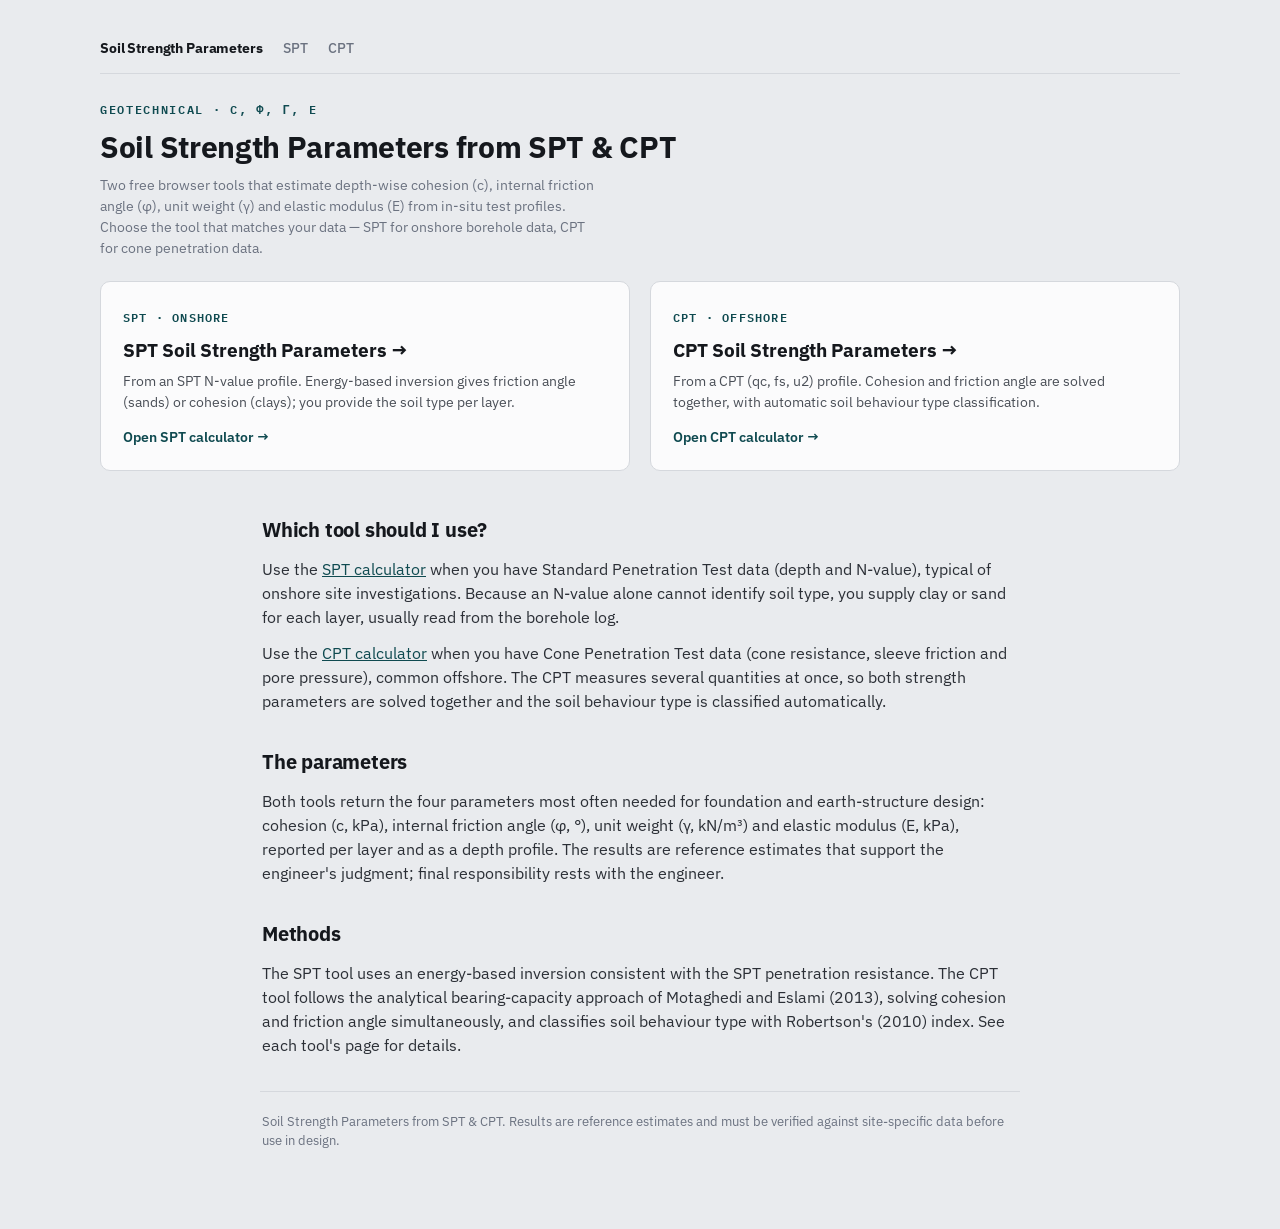
<file: index.html>
<!doctype html>
<html lang="en">
<head>
<meta charset="utf-8">
<meta name="viewport" content="width=device-width, initial-scale=1">
<title>Soil Strength Parameters from SPT &amp; CPT — Geotechnical Calculators</title>
<meta name="description" content="Free browser tools that estimate soil strength parameters — cohesion (c), friction angle (φ), unit weight (γ), elastic modulus (E) — from SPT N-value or CPT (qc, fs, u2) profiles, with CPT soil behaviour type classification.">
<meta name="keywords" content="soil strength parameters, geotechnical design parameters, SPT calculator, CPT calculator, cohesion friction angle unit weight elastic modulus">
<link rel="canonical" href="https://soil-strength-tools.pages.dev/">
<meta property="og:type" content="website">
<meta property="og:title" content="Soil Strength Parameters from SPT & CPT">
<meta property="og:description" content="Estimate cohesion, friction angle, unit weight and elastic modulus from SPT or CPT profiles.">
<meta property="og:url" content="https://soil-strength-tools.pages.dev/">
<meta name="twitter:card" content="summary">
<script type="application/ld+json">
{"@context":"https://schema.org","@type":"ItemList","name":"Soil strength parameter calculators","itemListElement":[
{"@type":"ListItem","position":1,"name":"SPT Soil Strength Parameters Calculator","url":"https://soil-strength-tools.pages.dev/spt.html"},
{"@type":"ListItem","position":2,"name":"CPT Soil Strength Parameters Calculator","url":"https://soil-strength-tools.pages.dev/cpt.html"}
]}
</script>
<link rel="preconnect" href="https://fonts.googleapis.com">
<link rel="preconnect" href="https://fonts.gstatic.com" crossorigin>
<link href="https://fonts.googleapis.com/css2?family=IBM+Plex+Mono:wght@400;500;600&family=IBM+Plex+Sans:wght@400;500;600;700&display=swap" rel="stylesheet">
<link rel="stylesheet" href="./styles.css?v=12">
</head>
<body>
<nav class="nav">
  <a class="brand" href="./index.html">Soil Strength Parameters</a>
  <a href="./spt.html">SPT</a>
  <a href="./cpt.html">CPT</a>
  <span class="spacer"></span>
</nav>

<div class="wrap">
  <header>
    <p class="eyebrow">Geotechnical · c, φ, γ, E</p>
    <h1>Soil Strength Parameters from SPT &amp; CPT</h1>
    <p class="sub">Two free browser tools that estimate depth-wise cohesion (c), internal friction angle (φ), unit weight (γ) and elastic modulus (E) from in-situ test profiles. Choose the tool that matches your data — SPT for onshore borehole data, CPT for cone penetration data.</p>
  </header>

  <div class="methods">
    <a class="method" href="./spt.html">
      <span class="k">SPT · Onshore</span>
      <h2>SPT Soil Strength Parameters →</h2>
      <p>From an SPT N-value profile. Energy-based inversion gives friction angle (sands) or cohesion (clays); you provide the soil type per layer.</p>
      <span class="go-link">Open SPT calculator →</span>
    </a>
    <a class="method" href="./cpt.html">
      <span class="k">CPT · Offshore</span>
      <h2>CPT Soil Strength Parameters →</h2>
      <p>From a CPT (qc, fs, u2) profile. Cohesion and friction angle are solved together, with automatic soil behaviour type classification.</p>
      <span class="go-link">Open CPT calculator →</span>
    </a>
  </div>

  <article class="content">
    <section>
      <h2>Which tool should I use?</h2>
      <p>Use the <a href="./spt.html">SPT calculator</a> when you have Standard Penetration Test data (depth and N-value), typical of onshore site investigations. Because an N-value alone cannot identify soil type, you supply clay or sand for each layer, usually read from the borehole log.</p>
      <p>Use the <a href="./cpt.html">CPT calculator</a> when you have Cone Penetration Test data (cone resistance, sleeve friction and pore pressure), common offshore. The CPT measures several quantities at once, so both strength parameters are solved together and the soil behaviour type is classified automatically.</p>
    </section>

    <section>
      <h2>The parameters</h2>
      <p>Both tools return the four parameters most often needed for foundation and earth-structure design: cohesion (c, kPa), internal friction angle (φ, °), unit weight (γ, kN/m³) and elastic modulus (E, kPa), reported per layer and as a depth profile. The results are reference estimates that support the engineer's judgment; final responsibility rests with the engineer.</p>
    </section>

    <section>
      <h2>Methods</h2>
      <p>The SPT tool uses an energy-based inversion consistent with the SPT penetration resistance. The CPT tool follows the analytical bearing-capacity approach of Motaghedi and Eslami (2013), solving cohesion and friction angle simultaneously, and classifies soil behaviour type with Robertson's (2010) index. See each tool's page for details.</p>
    </section>
  </article>
</div>

<footer>
  Soil Strength Parameters from SPT &amp; CPT. Results are reference estimates and must be verified against site-specific data before use in design.
</footer>
</body>
</html>
</file>
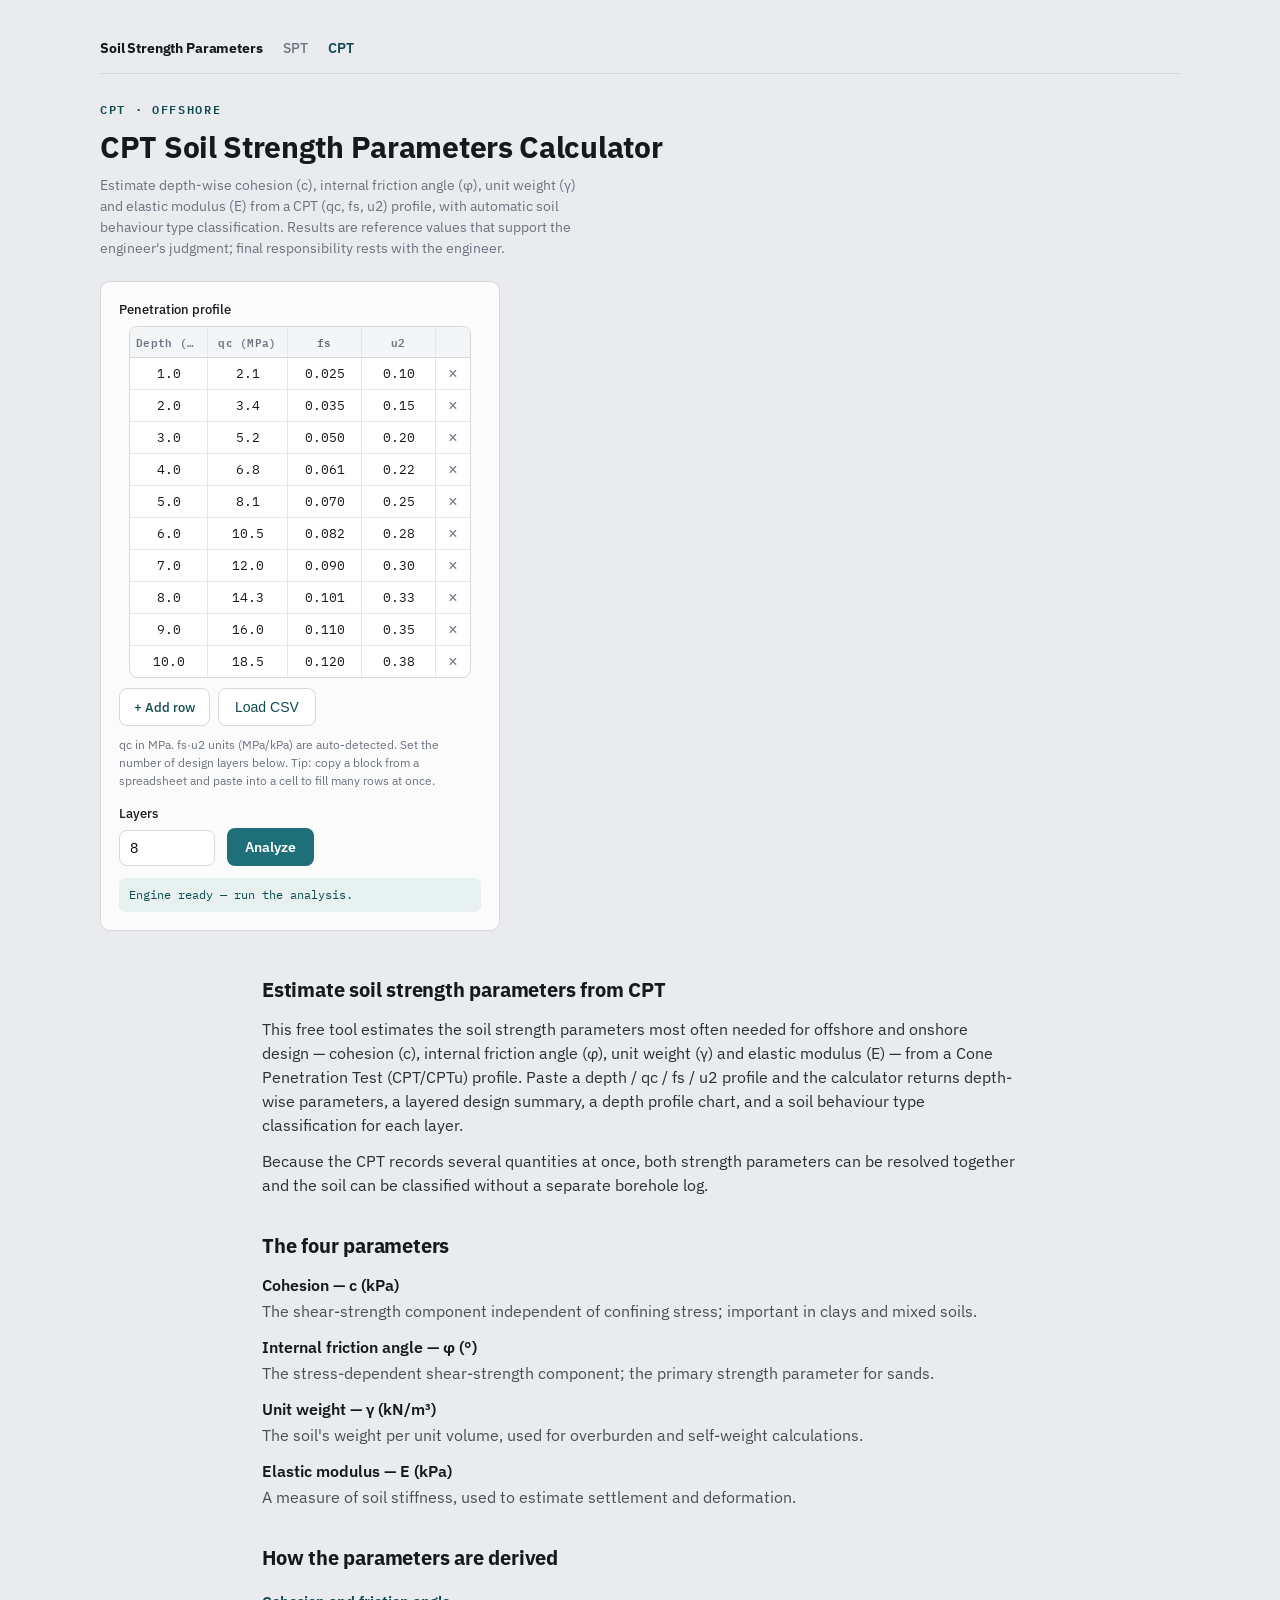
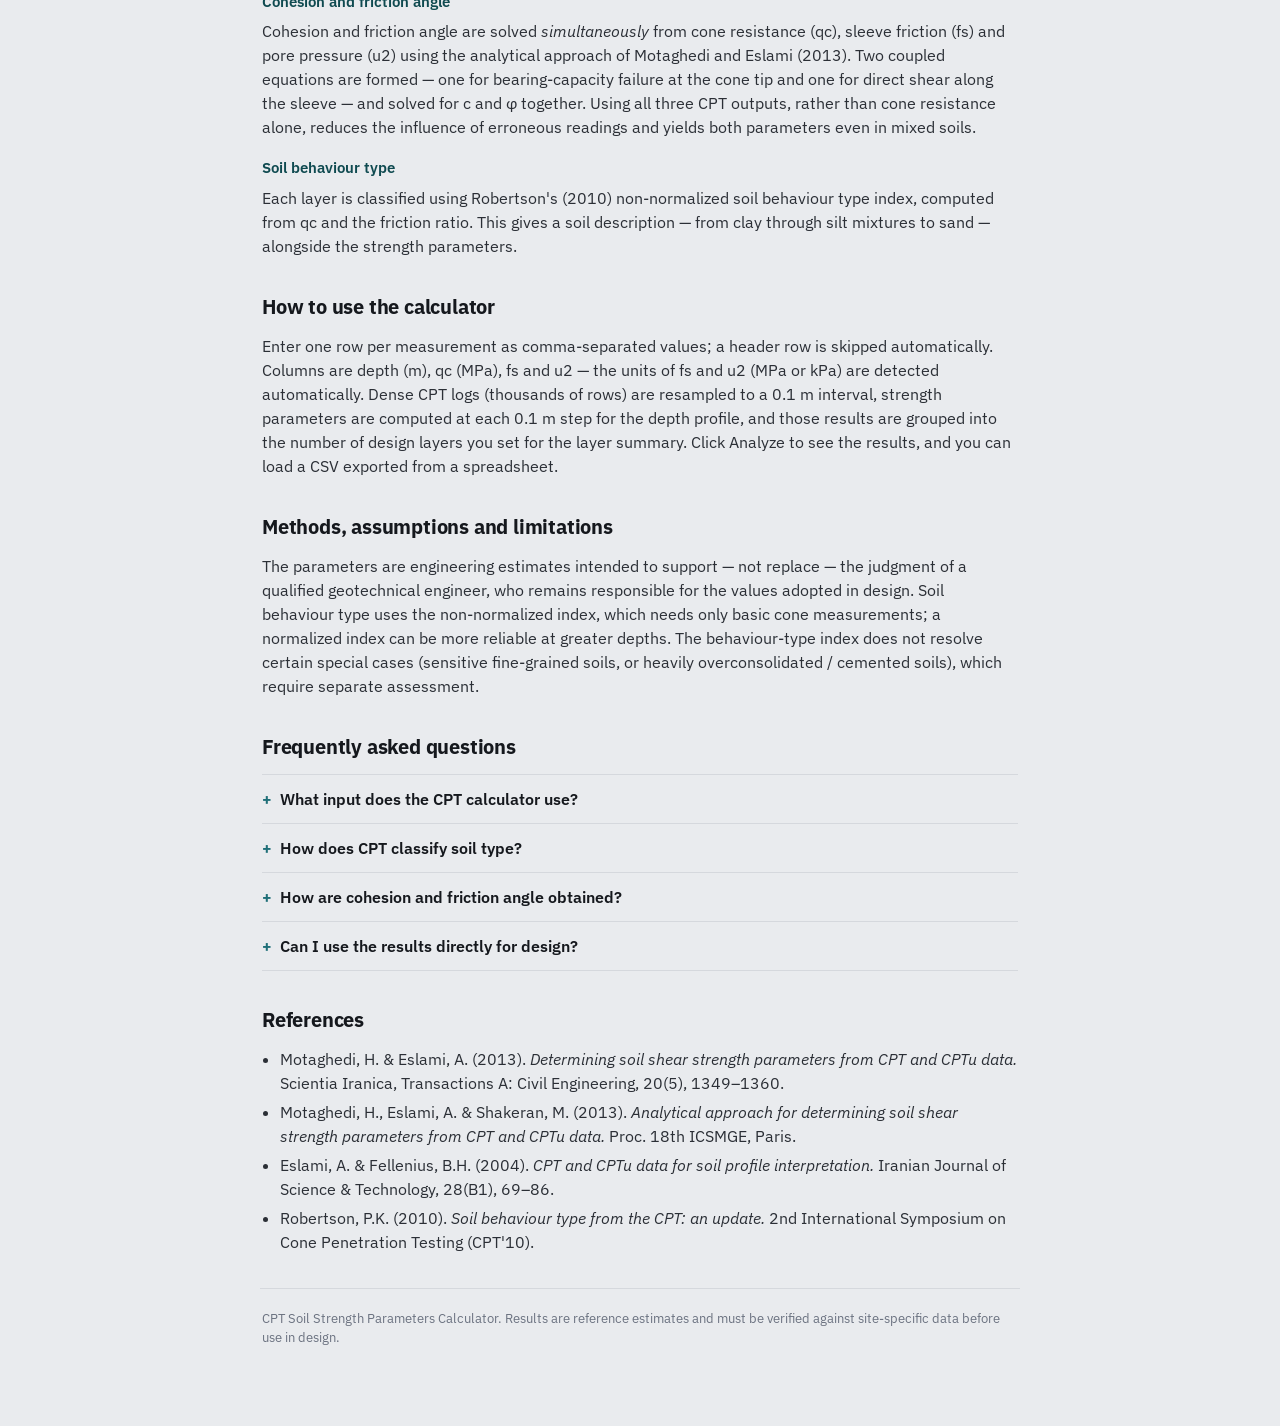
<file: cpt.html>
<!doctype html>
<html lang="en">
<head>
<meta charset="utf-8">
<meta name="viewport" content="width=device-width, initial-scale=1">
<title>CPT Soil Strength Parameters Calculator — c, φ, γ, E &amp; soil type</title>
<meta name="description" content="Free browser tool to estimate soil strength parameters — cohesion (c), friction angle (φ), unit weight (γ), elastic modulus (E) — from a CPT (qc, fs, u2) profile, with Robertson soil behaviour type classification.">
<meta name="keywords" content="CPT soil strength parameters, CPT cohesion friction angle, CPT soil behaviour type, CPTu shear strength, geotechnical design parameters">
<link rel="canonical" href="https://soil-strength-tools.pages.dev/cpt.html">
<meta property="og:type" content="website">
<meta property="og:title" content="CPT Soil Strength Parameters Calculator">
<meta property="og:description" content="Estimate cohesion, friction angle, unit weight and elastic modulus from a CPT profile, with soil behaviour type classification.">
<meta property="og:url" content="https://soil-strength-tools.pages.dev/cpt.html">
<meta name="twitter:card" content="summary">
<script type="application/ld+json">
{"@context":"https://schema.org","@type":"SoftwareApplication","name":"CPT Soil Strength Parameters Calculator","applicationCategory":"EngineeringApplication","operatingSystem":"Web browser","description":"Estimates soil strength parameters (cohesion, friction angle, unit weight, elastic modulus) from a CPT (qc, fs, u2) profile, with Robertson soil behaviour type classification.","offers":{"@type":"Offer","price":"0","priceCurrency":"USD"}}
</script>
<script type="application/ld+json">
{"@context":"https://schema.org","@type":"FAQPage","mainEntity":[
{"@type":"Question","name":"What input does the CPT calculator use?","acceptedAnswer":{"@type":"Answer","text":"One row per measurement: depth (m), qc (MPa), fs and u2 (units auto-detected). Outputs are cohesion c (kPa), friction angle phi (degrees), unit weight gamma (kN/m3), elastic modulus E (kPa) and soil behaviour type."}},
{"@type":"Question","name":"How does CPT classify soil type?","acceptedAnswer":{"@type":"Answer","text":"Because the CPT measures cone resistance, sleeve friction and pore pressure together, soil behaviour type can be classified automatically. This tool uses Robertson's (2010) non-normalized soil behaviour type index."}},
{"@type":"Question","name":"How are cohesion and friction angle obtained?","acceptedAnswer":{"@type":"Answer","text":"Both are solved simultaneously from qc, fs and u2 using the analytical bearing-capacity approach of Motaghedi and Eslami (2013), which combines tip bearing-capacity failure with direct shear along the sleeve."}},
{"@type":"Question","name":"Can I use the results directly for design?","acceptedAnswer":{"@type":"Answer","text":"The values are reference estimates that support engineering judgment. A qualified geotechnical engineer should verify them against site-specific data before use in design."}}
]}
</script>
<link rel="preconnect" href="https://fonts.googleapis.com">
<link rel="preconnect" href="https://fonts.gstatic.com" crossorigin>
<link href="https://fonts.googleapis.com/css2?family=IBM+Plex+Mono:wght@400;500;600&family=IBM+Plex+Sans:wght@400;500;600;700&display=swap" rel="stylesheet">
<link rel="stylesheet" href="./styles.css?v=12">
</head>
<body>
<nav class="nav">
  <a class="brand" href="./index.html">Soil Strength Parameters</a>
  <a href="./spt.html">SPT</a>
  <a href="./cpt.html" class="active">CPT</a>
  <span class="spacer"></span>
</nav>

<div class="wrap">
  <header>
    <p class="eyebrow">CPT · Offshore</p>
    <h1>CPT Soil Strength Parameters Calculator</h1>
    <p class="sub">Estimate depth-wise cohesion (c), internal friction angle (φ), unit weight (γ) and elastic modulus (E) from a CPT (qc, fs, u2) profile, with automatic soil behaviour type classification. Results are reference values that support the engineer's judgment; final responsibility rests with the engineer.</p>
  </header>

  <div class="grid">
    <section class="card">
      <label class="field">Penetration profile</label>
      <div class="tablewrap"><div class="input-grid" id="inputTable"></div></div>
      <div class="table-controls">
        <button class="addbtn" id="addrow" type="button">+ Add row</button>
        <button class="filebtn" id="pick" type="button">Load CSV</button>
        <input id="file" type="file" accept=".csv,text/csv" hidden>
      </div>
      <p class="hint">qc in MPa. fs·u2 units (MPa/kPa) are auto-detected. Set the number of design layers below. Tip: copy a block from a spreadsheet and paste into a cell to fill many rows at once.</p>
      <div class="row">
        <div class="num">
          <label class="field" for="layers" style="margin:0">Layers</label>
          <input id="layers" type="number" min="1" max="30" value="8">
        </div>
        <button class="go" id="run" disabled>Analyze</button>
      </div>
      <div id="status" class="status warn">Loading engine…</div>
    </section>

    <section class="card results" id="results">
      <h2>Depth Profile</h2>
      <div class="legend hidden" id="legend"></div>
      <div class="scroll"><div id="chart"></div></div>
      <h2 style="margin-top:22px">Layer Summary</h2>
      <div class="scroll"><table id="table"></table></div>
    </section>
  </div>

  <article class="content">
    <section>
      <h2>Estimate soil strength parameters from CPT</h2>
      <p>This free tool estimates the soil strength parameters most often needed for offshore and onshore design — cohesion (c), internal friction angle (φ), unit weight (γ) and elastic modulus (E) — from a Cone Penetration Test (CPT/CPTu) profile. Paste a depth / qc / fs / u2 profile and the calculator returns depth-wise parameters, a layered design summary, a depth profile chart, and a soil behaviour type classification for each layer.</p>
      <p>Because the CPT records several quantities at once, both strength parameters can be resolved together and the soil can be classified without a separate borehole log.</p>
    </section>

    <section>
      <h2>The four parameters</h2>
      <dl>
        <dt>Cohesion — c (kPa)</dt>
        <dd>The shear-strength component independent of confining stress; important in clays and mixed soils.</dd>
        <dt>Internal friction angle — φ (°)</dt>
        <dd>The stress-dependent shear-strength component; the primary strength parameter for sands.</dd>
        <dt>Unit weight — γ (kN/m³)</dt>
        <dd>The soil's weight per unit volume, used for overburden and self-weight calculations.</dd>
        <dt>Elastic modulus — E (kPa)</dt>
        <dd>A measure of soil stiffness, used to estimate settlement and deformation.</dd>
      </dl>
    </section>

    <section>
      <h2>How the parameters are derived</h2>
      <h3>Cohesion and friction angle</h3>
      <p>Cohesion and friction angle are solved <em>simultaneously</em> from cone resistance (qc), sleeve friction (fs) and pore pressure (u2) using the analytical approach of Motaghedi and Eslami (2013). Two coupled equations are formed — one for bearing-capacity failure at the cone tip and one for direct shear along the sleeve — and solved for c and φ together. Using all three CPT outputs, rather than cone resistance alone, reduces the influence of erroneous readings and yields both parameters even in mixed soils.</p>
      <h3>Soil behaviour type</h3>
      <p>Each layer is classified using Robertson's (2010) non-normalized soil behaviour type index, computed from qc and the friction ratio. This gives a soil description — from clay through silt mixtures to sand — alongside the strength parameters.</p>
    </section>

    <section>
      <h2>How to use the calculator</h2>
      <p>Enter one row per measurement as comma-separated values; a header row is skipped automatically. Columns are depth (m), qc (MPa), fs and u2 — the units of fs and u2 (MPa or kPa) are detected automatically. Dense CPT logs (thousands of rows) are resampled to a 0.1 m interval, strength parameters are computed at each 0.1 m step for the depth profile, and those results are grouped into the number of design layers you set for the layer summary. Click Analyze to see the results, and you can load a CSV exported from a spreadsheet.</p>
    </section>

    <section>
      <h2>Methods, assumptions and limitations</h2>
      <p>The parameters are engineering estimates intended to support — not replace — the judgment of a qualified geotechnical engineer, who remains responsible for the values adopted in design. Soil behaviour type uses the non-normalized index, which needs only basic cone measurements; a normalized index can be more reliable at greater depths. The behaviour-type index does not resolve certain special cases (sensitive fine-grained soils, or heavily overconsolidated / cemented soils), which require separate assessment.</p>
    </section>

    <section>
      <h2>Frequently asked questions</h2>
      <div class="faq">
        <details><summary>What input does the CPT calculator use?</summary>
          <p>One row per measurement: depth (m), qc (MPa), fs and u2 (units auto-detected). Outputs are cohesion c (kPa), friction angle φ (°), unit weight γ (kN/m³), elastic modulus E (kPa) and soil behaviour type.</p></details>
        <details><summary>How does CPT classify soil type?</summary>
          <p>Because the CPT measures cone resistance, sleeve friction and pore pressure together, soil behaviour type can be classified automatically. This tool uses Robertson's (2010) non-normalized soil behaviour type index.</p></details>
        <details><summary>How are cohesion and friction angle obtained?</summary>
          <p>Both are solved simultaneously from qc, fs and u2 using the analytical bearing-capacity approach of Motaghedi and Eslami (2013), which combines tip bearing-capacity failure with direct shear along the sleeve.</p></details>
        <details><summary>Can I use the results directly for design?</summary>
          <p>The values are reference estimates that support engineering judgment. A qualified geotechnical engineer should verify them against site-specific data before use in design.</p></details>
      </div>
    </section>

    <section>
      <h2>References</h2>
      <ul>
        <li>Motaghedi, H. &amp; Eslami, A. (2013). <em>Determining soil shear strength parameters from CPT and CPTu data.</em> Scientia Iranica, Transactions A: Civil Engineering, 20(5), 1349–1360.</li>
        <li>Motaghedi, H., Eslami, A. &amp; Shakeran, M. (2013). <em>Analytical approach for determining soil shear strength parameters from CPT and CPTu data.</em> Proc. 18th ICSMGE, Paris.</li>
        <li>Eslami, A. &amp; Fellenius, B.H. (2004). <em>CPT and CPTu data for soil profile interpretation.</em> Iranian Journal of Science &amp; Technology, 28(B1), 69–86.</li>
        <li>Robertson, P.K. (2010). <em>Soil behaviour type from the CPT: an update.</em> 2nd International Symposium on Cone Penetration Testing (CPT'10).</li>
      </ul>
    </section>
  </article>
</div>

<footer>
  CPT Soil Strength Parameters Calculator. Results are reference estimates and must be verified against site-specific data before use in design.
</footer>

<script type="module">
  import { initTool } from './app.js?v=12';
  initTool({
    engine: './cpt_core.js',
    soilColumn: false, sbtColumn: true,
    columns: [
      { key: 'depth', label: 'Depth (m)', type: 'number', width: 78 },
      { key: 'qc',    label: 'qc (MPa)',  type: 'number', width: 80 },
      { key: 'fs',    label: 'fs',        type: 'number', width: 74 },
      { key: 'u2',    label: 'u2',        type: 'number', width: 74 },
    ],
    rows: [
      { depth: '1.0',  qc: '2.1',  fs: '0.025', u2: '0.10' },
      { depth: '2.0',  qc: '3.4',  fs: '0.035', u2: '0.15' },
      { depth: '3.0',  qc: '5.2',  fs: '0.050', u2: '0.20' },
      { depth: '4.0',  qc: '6.8',  fs: '0.061', u2: '0.22' },
      { depth: '5.0',  qc: '8.1',  fs: '0.070', u2: '0.25' },
      { depth: '6.0',  qc: '10.5', fs: '0.082', u2: '0.28' },
      { depth: '7.0',  qc: '12.0', fs: '0.090', u2: '0.30' },
      { depth: '8.0',  qc: '14.3', fs: '0.101', u2: '0.33' },
      { depth: '9.0',  qc: '16.0', fs: '0.110', u2: '0.35' },
      { depth: '10.0', qc: '18.5', fs: '0.120', u2: '0.38' },
    ],
  });
</script>
</body>
</html>
</file>
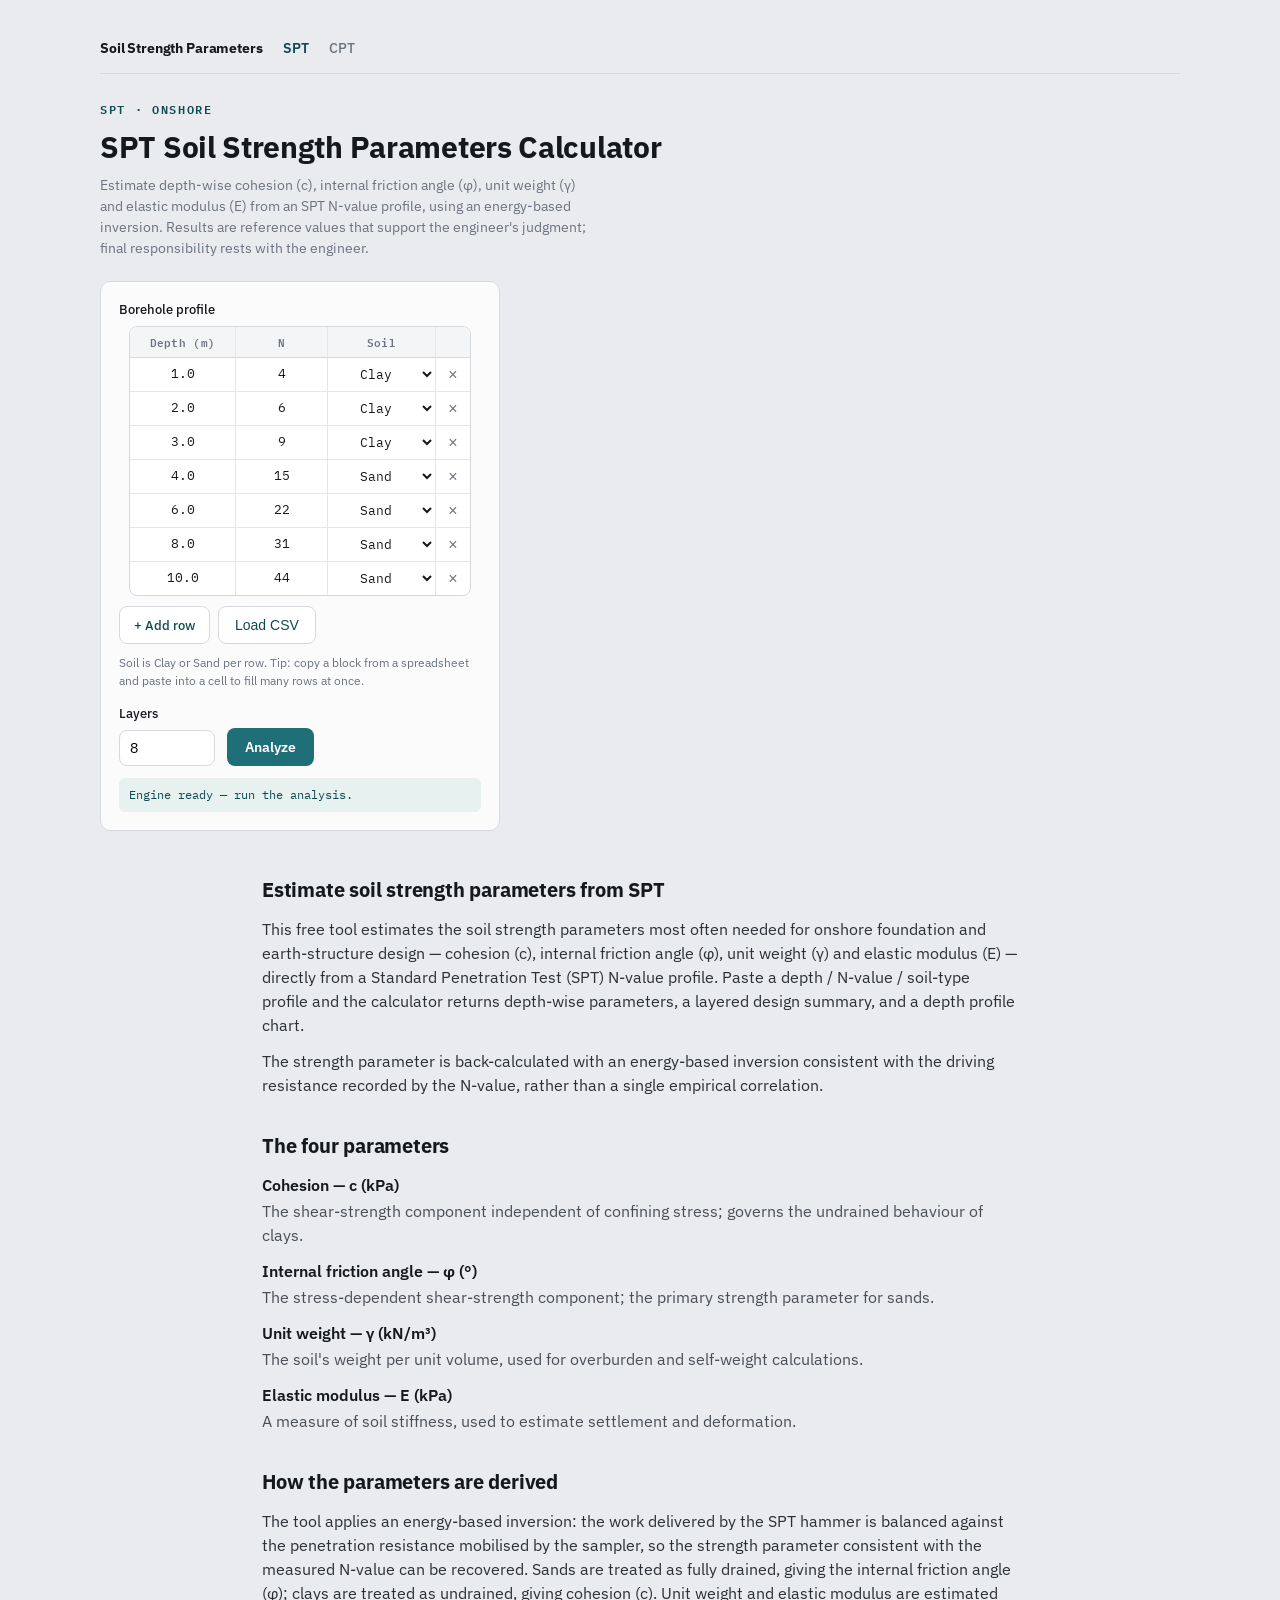
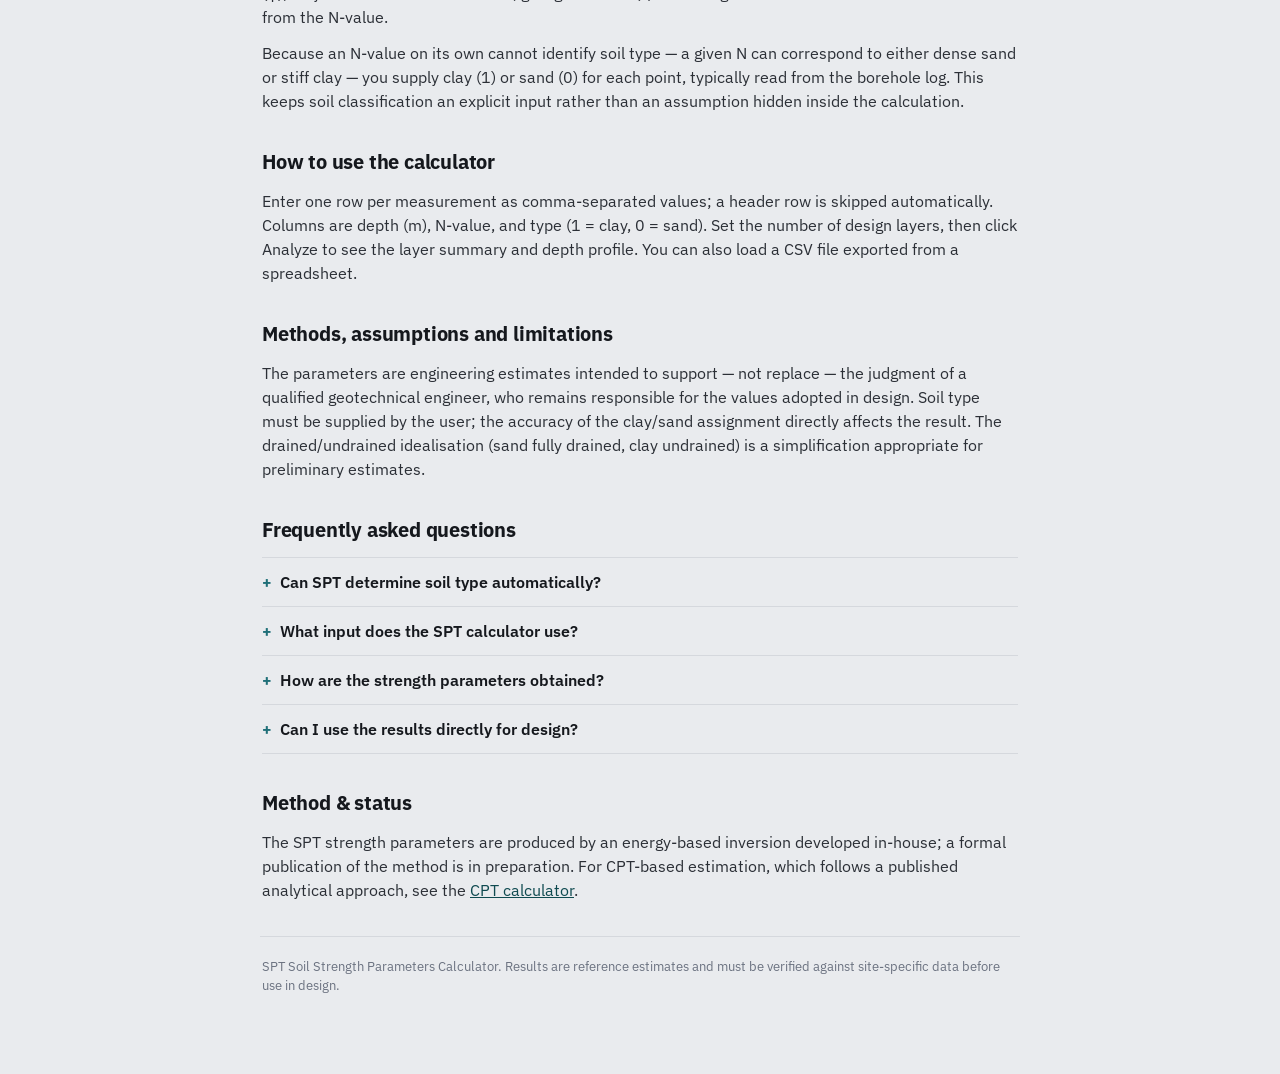
<file: spt.html>
<!doctype html>
<html lang="en">
<head>
<meta charset="utf-8">
<meta name="viewport" content="width=device-width, initial-scale=1">
<title>SPT Soil Strength Parameters Calculator — c, φ, γ, E from N-value</title>
<meta name="description" content="Free browser tool to estimate soil strength parameters — cohesion (c), friction angle (φ), unit weight (γ), elastic modulus (E) — from an SPT N-value profile, using an energy-based inversion.">
<meta name="keywords" content="SPT soil strength parameters, SPT friction angle, cohesion from SPT, SPT N value calculator, geotechnical design parameters">
<link rel="canonical" href="https://soil-strength-tools.pages.dev/spt.html">
<meta property="og:type" content="website">
<meta property="og:title" content="SPT Soil Strength Parameters Calculator">
<meta property="og:description" content="Estimate cohesion, friction angle, unit weight and elastic modulus from an SPT N-value profile.">
<meta property="og:url" content="https://soil-strength-tools.pages.dev/spt.html">
<meta name="twitter:card" content="summary">
<script type="application/ld+json">
{"@context":"https://schema.org","@type":"SoftwareApplication","name":"SPT Soil Strength Parameters Calculator","applicationCategory":"EngineeringApplication","operatingSystem":"Web browser","description":"Estimates soil strength parameters (cohesion, friction angle, unit weight, elastic modulus) from an SPT N-value profile using an energy-based inversion.","offers":{"@type":"Offer","price":"0","priceCurrency":"USD"}}
</script>
<script type="application/ld+json">
{"@context":"https://schema.org","@type":"FAQPage","mainEntity":[
{"@type":"Question","name":"Can SPT determine soil type automatically?","acceptedAnswer":{"@type":"Answer","text":"No. An SPT N-value alone cannot distinguish dense sand from stiff clay, so you supply the soil type (clay or sand) for each layer, usually read from the borehole log."}},
{"@type":"Question","name":"What input does the SPT calculator use?","acceptedAnswer":{"@type":"Answer","text":"One row per measurement: depth (m), N-value, type (1 = clay, 0 = sand). Outputs are cohesion c (kPa), friction angle phi (degrees), unit weight gamma (kN/m3) and elastic modulus E (kPa)."}},
{"@type":"Question","name":"How are the strength parameters obtained?","acceptedAnswer":{"@type":"Answer","text":"They are back-calculated from an energy-based inversion consistent with the SPT penetration resistance: friction angle for sands (fully drained) and cohesion for clays (undrained)."}},
{"@type":"Question","name":"Can I use the results directly for design?","acceptedAnswer":{"@type":"Answer","text":"The values are reference estimates that support engineering judgment. A qualified geotechnical engineer should verify them against site-specific data before use in design."}}
]}
</script>
<link rel="preconnect" href="https://fonts.googleapis.com">
<link rel="preconnect" href="https://fonts.gstatic.com" crossorigin>
<link href="https://fonts.googleapis.com/css2?family=IBM+Plex+Mono:wght@400;500;600&family=IBM+Plex+Sans:wght@400;500;600;700&display=swap" rel="stylesheet">
<link rel="stylesheet" href="./styles.css?v=12">
</head>
<body>
<nav class="nav">
  <a class="brand" href="./index.html">Soil Strength Parameters</a>
  <a href="./spt.html" class="active">SPT</a>
  <a href="./cpt.html">CPT</a>
  <span class="spacer"></span>
</nav>

<div class="wrap">
  <header>
    <p class="eyebrow">SPT · Onshore</p>
    <h1>SPT Soil Strength Parameters Calculator</h1>
    <p class="sub">Estimate depth-wise cohesion (c), internal friction angle (φ), unit weight (γ) and elastic modulus (E) from an SPT N-value profile, using an energy-based inversion. Results are reference values that support the engineer's judgment; final responsibility rests with the engineer.</p>
  </header>

  <div class="grid">
    <section class="card">
      <label class="field">Borehole profile</label>
      <div class="tablewrap"><div class="input-grid" id="inputTable"></div></div>
      <div class="table-controls">
        <button class="addbtn" id="addrow" type="button">+ Add row</button>
        <button class="filebtn" id="pick" type="button">Load CSV</button>
        <input id="file" type="file" accept=".csv,text/csv" hidden>
      </div>
      <p class="hint">Soil is Clay or Sand per row. Tip: copy a block from a spreadsheet and paste into a cell to fill many rows at once.</p>
      <div class="row">
        <div class="num">
          <label class="field" for="layers" style="margin:0">Layers</label>
          <input id="layers" type="number" min="1" max="30" value="8">
        </div>
        <button class="go" id="run" disabled>Analyze</button>
      </div>
      <div id="status" class="status warn">Loading engine…</div>
    </section>

    <section class="card results" id="results">
      <h2>Depth Profile</h2>
      <div class="legend hidden" id="legend"></div>
      <div class="scroll"><div id="chart"></div></div>
      <h2 style="margin-top:22px">Layer Summary</h2>
      <div class="scroll"><table id="table"></table></div>
    </section>
  </div>

  <article class="content">
    <section>
      <h2>Estimate soil strength parameters from SPT</h2>
      <p>This free tool estimates the soil strength parameters most often needed for onshore foundation and earth-structure design — cohesion (c), internal friction angle (φ), unit weight (γ) and elastic modulus (E) — directly from a Standard Penetration Test (SPT) N-value profile. Paste a depth / N-value / soil-type profile and the calculator returns depth-wise parameters, a layered design summary, and a depth profile chart.</p>
      <p>The strength parameter is back-calculated with an energy-based inversion consistent with the driving resistance recorded by the N-value, rather than a single empirical correlation.</p>
    </section>

    <section>
      <h2>The four parameters</h2>
      <dl>
        <dt>Cohesion — c (kPa)</dt>
        <dd>The shear-strength component independent of confining stress; governs the undrained behaviour of clays.</dd>
        <dt>Internal friction angle — φ (°)</dt>
        <dd>The stress-dependent shear-strength component; the primary strength parameter for sands.</dd>
        <dt>Unit weight — γ (kN/m³)</dt>
        <dd>The soil's weight per unit volume, used for overburden and self-weight calculations.</dd>
        <dt>Elastic modulus — E (kPa)</dt>
        <dd>A measure of soil stiffness, used to estimate settlement and deformation.</dd>
      </dl>
    </section>

    <section>
      <h2>How the parameters are derived</h2>
      <p>The tool applies an energy-based inversion: the work delivered by the SPT hammer is balanced against the penetration resistance mobilised by the sampler, so the strength parameter consistent with the measured N-value can be recovered. Sands are treated as fully drained, giving the internal friction angle (φ); clays are treated as undrained, giving cohesion (c). Unit weight and elastic modulus are estimated from the N-value.</p>
      <p>Because an N-value on its own cannot identify soil type — a given N can correspond to either dense sand or stiff clay — you supply clay (1) or sand (0) for each point, typically read from the borehole log. This keeps soil classification an explicit input rather than an assumption hidden inside the calculation.</p>
    </section>

    <section>
      <h2>How to use the calculator</h2>
      <p>Enter one row per measurement as comma-separated values; a header row is skipped automatically. Columns are depth (m), N-value, and type (1 = clay, 0 = sand). Set the number of design layers, then click Analyze to see the layer summary and depth profile. You can also load a CSV file exported from a spreadsheet.</p>
    </section>

    <section>
      <h2>Methods, assumptions and limitations</h2>
      <p>The parameters are engineering estimates intended to support — not replace — the judgment of a qualified geotechnical engineer, who remains responsible for the values adopted in design. Soil type must be supplied by the user; the accuracy of the clay/sand assignment directly affects the result. The drained/undrained idealisation (sand fully drained, clay undrained) is a simplification appropriate for preliminary estimates.</p>
    </section>

    <section>
      <h2>Frequently asked questions</h2>
      <div class="faq">
        <details><summary>Can SPT determine soil type automatically?</summary>
          <p>No. An SPT N-value alone cannot distinguish dense sand from stiff clay, so you supply the soil type (clay or sand) for each layer, usually read from the borehole log.</p></details>
        <details><summary>What input does the SPT calculator use?</summary>
          <p>One row per measurement: depth (m), N-value, type (1 = clay, 0 = sand). Outputs are cohesion c (kPa), friction angle φ (°), unit weight γ (kN/m³) and elastic modulus E (kPa).</p></details>
        <details><summary>How are the strength parameters obtained?</summary>
          <p>They are back-calculated from an energy-based inversion consistent with the SPT penetration resistance: friction angle for sands (fully drained) and cohesion for clays (undrained).</p></details>
        <details><summary>Can I use the results directly for design?</summary>
          <p>The values are reference estimates that support engineering judgment. A qualified geotechnical engineer should verify them against site-specific data before use in design.</p></details>
      </div>
    </section>

    <section>
      <h2>Method &amp; status</h2>
      <p>The SPT strength parameters are produced by an energy-based inversion developed in-house; a formal publication of the method is in preparation. For CPT-based estimation, which follows a published analytical approach, see the <a href="./cpt.html">CPT calculator</a>.</p>
    </section>
  </article>
</div>

<footer>
  SPT Soil Strength Parameters Calculator. Results are reference estimates and must be verified against site-specific data before use in design.
</footer>

<script type="module">
  import { initTool } from './app.js?v=12';
  initTool({
    engine: './spt_core.js',
    soilColumn: true, sbtColumn: false,
    columns: [
      { key: 'depth', label: 'Depth (m)', type: 'number', width: 106 },
      { key: 'spt',   label: 'N',         type: 'number', width: 92 },
      { key: 'type',  label: 'Soil',      type: 'select', width: 108, options: [{ v: '1', t: 'Clay' }, { v: '0', t: 'Sand' }] },
    ],
    rows: [
      { depth: '1.0', spt: '4',  type: '1' },
      { depth: '2.0', spt: '6',  type: '1' },
      { depth: '3.0', spt: '9',  type: '1' },
      { depth: '4.0', spt: '15', type: '0' },
      { depth: '6.0', spt: '22', type: '0' },
      { depth: '8.0', spt: '31', type: '0' },
      { depth: '10.0', spt: '44', type: '0' },
    ],
  });
</script>
</body>
</html>
</file>
<file: styles.css>
:root{
  --bg:#E9EBEE; --panel:#FBFBFC; --ink:#15181D; --muted:#6B7280;
  --line:#D5D8DD; --grid:#E3E6EA;
  --clay:#1F6F78; --sand:#C9A14A; --neutral:#9AA3AB;
  --action:#1F6F78; --action-ink:#0F4A50;
  --radius:10px;
  --sans:'IBM Plex Sans',system-ui,-apple-system,sans-serif;
  --mono:'IBM Plex Mono',ui-monospace,'SF Mono',Menlo,monospace;
}
*{box-sizing:border-box}
html,body{margin:0}
body{background:var(--bg);color:var(--ink);font-family:var(--sans);line-height:1.5;
  -webkit-font-smoothing:antialiased;padding:clamp(16px,3vw,40px)}
.wrap{max-width:1080px;margin:0 auto}

/* top nav */
.nav{max-width:1080px;margin:0 auto 26px;display:flex;align-items:center;gap:20px;font-size:14px;
  border-bottom:1px solid var(--line);padding-bottom:14px}
.nav .brand{font-weight:700;letter-spacing:-.01em;text-decoration:none;color:var(--ink)}
.nav a{color:var(--muted);text-decoration:none;font-weight:500}
.nav a:hover{color:var(--ink)}
.nav a.active{color:var(--action-ink);font-weight:600}
.nav .spacer{flex:1}

header{margin-bottom:22px}
.eyebrow{font-family:var(--mono);font-size:12px;letter-spacing:.14em;text-transform:uppercase;
  color:var(--action-ink);font-weight:600;margin:0 0 6px}
h1{font-size:clamp(22px,3.5vw,30px);font-weight:700;margin:0;letter-spacing:-.01em}
.sub{color:var(--muted);margin:6px 0 0;max-width:62ch;font-size:14px}

.grid{display:grid;grid-template-columns:400px minmax(0,1fr);gap:20px;align-items:start}
.grid > *{min-width:0}
@media (max-width:820px){.grid{grid-template-columns:1fr}}

.card{background:var(--panel);border:1px solid var(--line);border-radius:var(--radius);padding:18px}
.card h2{font-size:13px;font-weight:600;margin:0 0 12px;letter-spacing:.02em;
  font-family:var(--mono);text-transform:uppercase;color:var(--muted)}

/* hub method cards */
.methods{display:grid;grid-template-columns:1fr 1fr;gap:20px;margin-top:8px}
@media (max-width:700px){.methods{grid-template-columns:1fr}}
.method{display:block;text-decoration:none;color:inherit;background:var(--panel);border:1px solid var(--line);
  border-radius:var(--radius);padding:22px;transition:border-color .15s, box-shadow .15s}
.method:hover{border-color:var(--action);box-shadow:0 2px 10px rgba(0,0,0,.05)}
.method .k{font-family:var(--mono);font-size:12px;letter-spacing:.1em;text-transform:uppercase;color:var(--action-ink);font-weight:600}
.method h2{font-size:19px;font-weight:700;margin:8px 0 6px}
.method p{margin:0;color:#4a4f57;font-size:14px}
.method .go-link{display:inline-block;margin-top:14px;color:var(--action-ink);font-weight:600;font-size:14px}

label.field{display:block;font-size:13px;font-weight:500;margin:0 0 6px}
textarea{width:100%;min-height:200px;resize:vertical;font-family:var(--mono);font-size:13px;
  border:1px solid var(--line);border-radius:8px;padding:10px;background:#fff;color:var(--ink);line-height:1.55}
.row{display:flex;gap:12px;align-items:end;margin-top:14px;flex-wrap:wrap}
.num{display:flex;flex-direction:column;gap:6px}
.num input{width:96px;font-family:var(--mono);font-size:14px;padding:8px 10px;border:1px solid var(--line);border-radius:8px;background:#fff}
.hint{font-size:12px;color:var(--muted);margin-top:10px}
.hint code{font-family:var(--mono);background:#EEF0F2;padding:1px 5px;border-radius:4px}

button.go{font-family:var(--sans);font-weight:600;font-size:14px;cursor:pointer;background:var(--action);
  color:#fff;border:none;border-radius:8px;padding:10px 18px;transition:background .15s}
button.go:hover{background:var(--action-ink)}
button.go:disabled{background:#9AA3AB;cursor:not-allowed}
.filebtn{background:#fff;color:var(--action-ink);border:1px solid var(--line);font-weight:500;
  border-radius:8px;padding:10px 16px;cursor:pointer;font-size:14px}
.filebtn:hover{background:#F3F5F6}
:focus-visible{outline:2px solid var(--action);outline-offset:2px}

.status{font-family:var(--mono);font-size:12px;margin-top:12px;padding:8px 10px;border-radius:6px}
.status.ok{background:#E7F1F0;color:var(--action-ink)}
.status.warn{background:#FBF0E6;color:#8A4B1F}
.status.err{background:#FBE9E9;color:#9B2C2C}

.results{display:none}
.results.show{display:block}
.legend{display:flex;gap:18px;font-size:12px;color:var(--muted);margin:0 0 10px;font-family:var(--mono);flex-wrap:wrap}
.legend.hidden{display:none}
.swatch{display:inline-block;width:11px;height:11px;border-radius:2px;vertical-align:middle;margin-right:5px}

.scroll{overflow-x:auto}
table{border-collapse:collapse;width:100%;font-family:var(--mono);font-size:13px;min-width:520px}
th,td{text-align:right;padding:7px 12px;border-bottom:1px solid var(--grid);white-space:nowrap}
th{color:var(--muted);font-weight:600;font-size:11px;letter-spacing:.04em;border-bottom:1px solid var(--line)}
th.l,td.l{text-align:left}
td.soil-clay{color:var(--clay);font-weight:600}
td.soil-sand{color:var(--sand);font-weight:600}
tbody tr:hover{background:#F4F6F7}

svg{display:block;max-width:100%;height:auto}
.panel-title{font-family:var(--mono);font-size:11px;fill:var(--muted);font-weight:600}
.axis-label{font-family:var(--mono);font-size:10px;fill:var(--muted)}
.gridline{stroke:var(--grid);stroke-width:1}
.curve{fill:none;stroke-width:1.8}

/* SEO content */
.content{max-width:760px;margin:44px auto 0;padding:0 2px}
.content section{margin-bottom:34px}
.content h2{font-size:20px;font-weight:700;letter-spacing:-.01em;margin:0 0 12px}
.content h3{font-size:15px;font-weight:600;margin:18px 0 6px;color:var(--action-ink)}
.content p{margin:0 0 12px;color:#2b2f36}
.content dl{margin:0}
.content dt{font-weight:600;margin-top:12px}
.content dd{margin:2px 0 0 0;color:#4a4f57}
.content ul{margin:0;padding-left:18px;color:#2b2f36}
.content li{margin:5px 0}
.content a{color:var(--action-ink)}
.faq details{border-top:1px solid var(--line);padding:12px 0}
.faq details:last-child{border-bottom:1px solid var(--line)}
.faq summary{font-weight:600;cursor:pointer;list-style:none;display:flex;gap:8px}
.faq summary::-webkit-details-marker{display:none}
.faq summary::before{content:'+';color:var(--action);font-weight:700}
.faq details[open] summary::before{content:'\2013'}
.faq p{margin:10px 0 2px;color:#4a4f57}
footer{max-width:760px;margin:24px auto 40px;padding:20px 2px 0;border-top:1px solid var(--line);font-size:13px;color:var(--muted)}

/* editable input table */
.tablewrap{border:1px solid var(--line);border-radius:8px;overflow:hidden;background:#fff;width:fit-content;max-width:100%;margin:0 auto}
.input-grid{font-family:var(--mono);font-size:13px;width:fit-content;min-width:0}
.grid-row{display:grid;grid-template-columns:var(--cols);border-bottom:1px solid var(--grid)}
.grid-row:last-child{border-bottom:none}
.grid-head{background:#F3F5F6;border-bottom:1px solid var(--line)}
.hcell{padding:7px 6px;color:var(--muted);font-weight:600;font-size:11px;letter-spacing:.03em;border-right:1px solid var(--grid);white-space:nowrap;overflow:hidden;text-overflow:ellipsis;text-align:center}
.gcell{border-right:1px solid var(--grid);min-width:0;overflow:hidden}
.hcell:last-child,.gcell:last-child{border-right:none}
.gcell.rm{display:flex;align-items:center;justify-content:center}
.input-grid input,.input-grid select{width:100%;min-width:0;border:none;background:transparent;font-family:var(--mono);font-size:13px;padding:7px 6px;color:var(--ink);box-sizing:border-box;text-align:center}
.input-grid select{cursor:pointer}
.input-grid input:focus,.input-grid select:focus{outline:2px solid var(--action);outline-offset:-2px;border-radius:4px}
.rmbtn{border:none;background:transparent;color:var(--muted);cursor:pointer;font-size:16px;line-height:1;padding:6px 8px}
.rmbtn:hover{color:#9B2C2C}
.table-controls{display:flex;gap:8px;margin-top:10px;flex-wrap:wrap}
.addbtn{background:#fff;color:var(--action-ink);border:1px solid var(--line);font-weight:500;
  border-radius:8px;padding:8px 14px;cursor:pointer;font-size:13px;font-family:var(--sans)}
.addbtn:hover{background:#F3F5F6}
</file>
